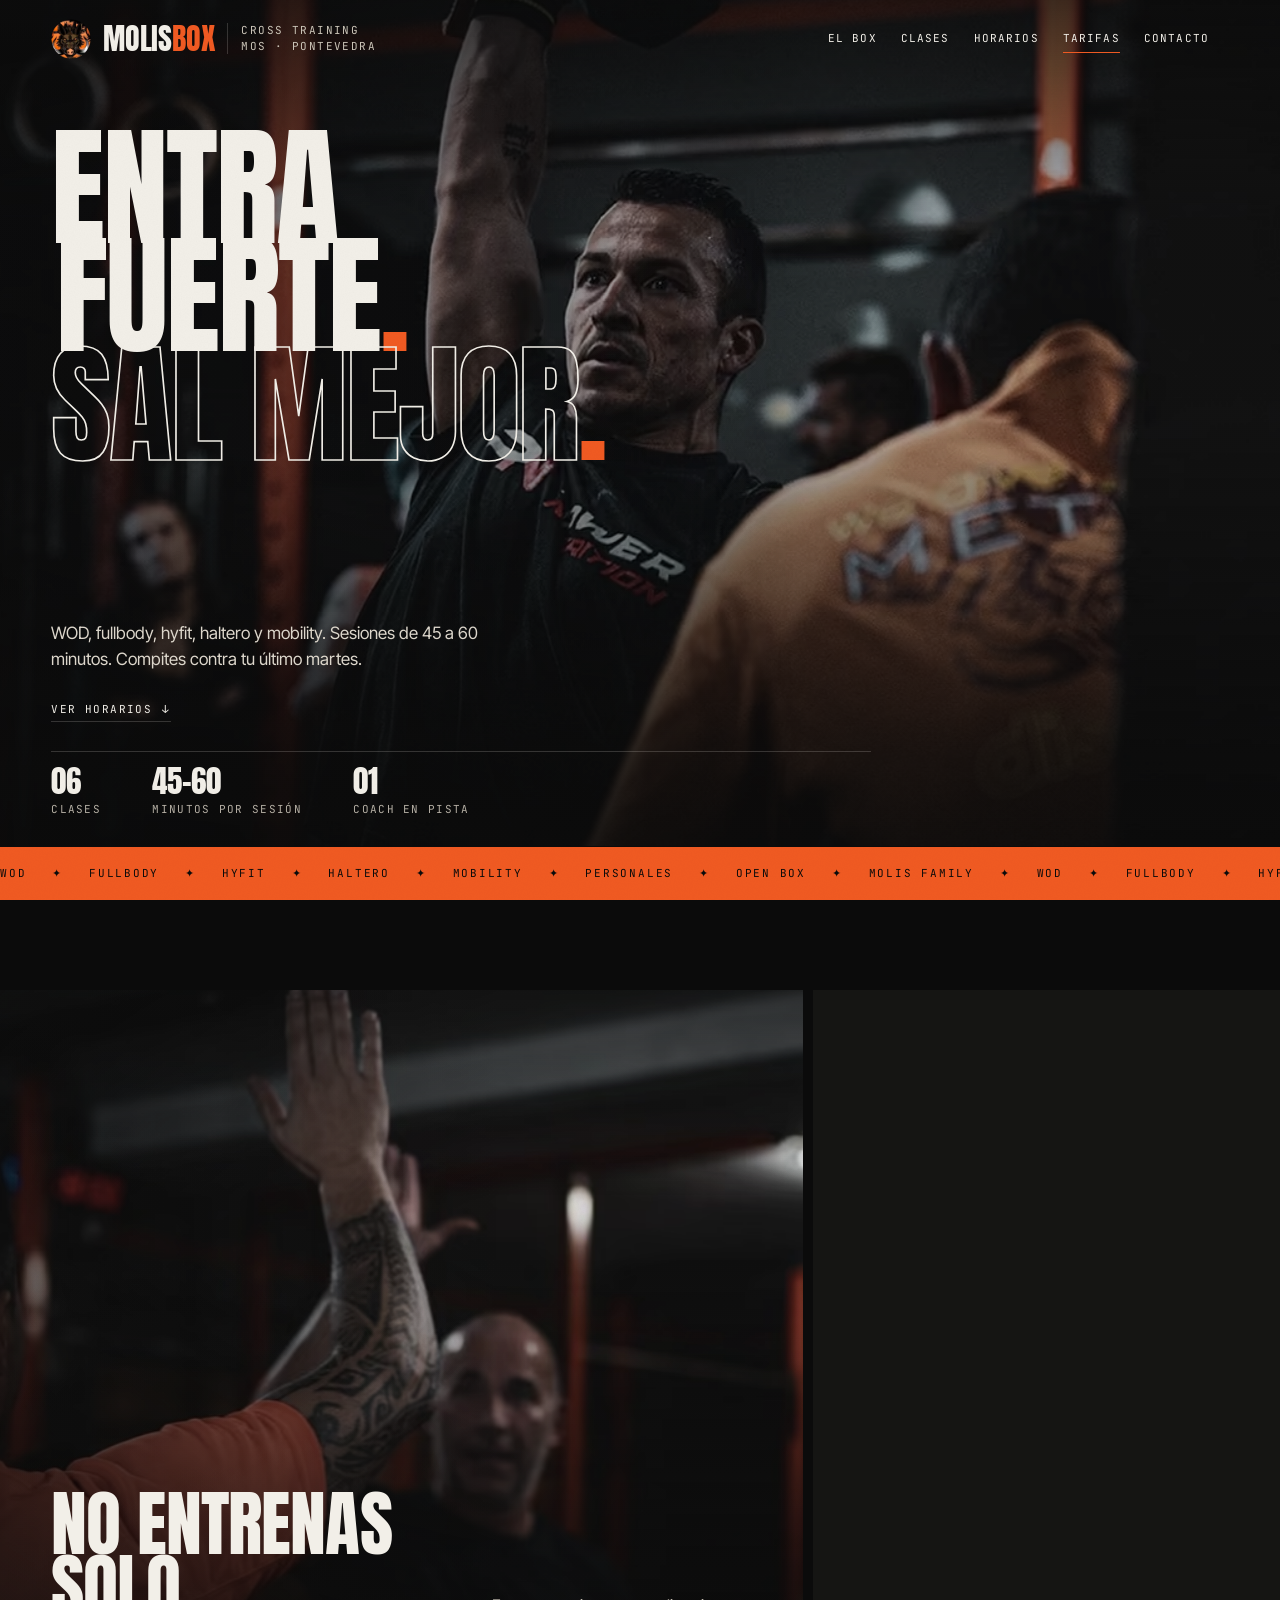
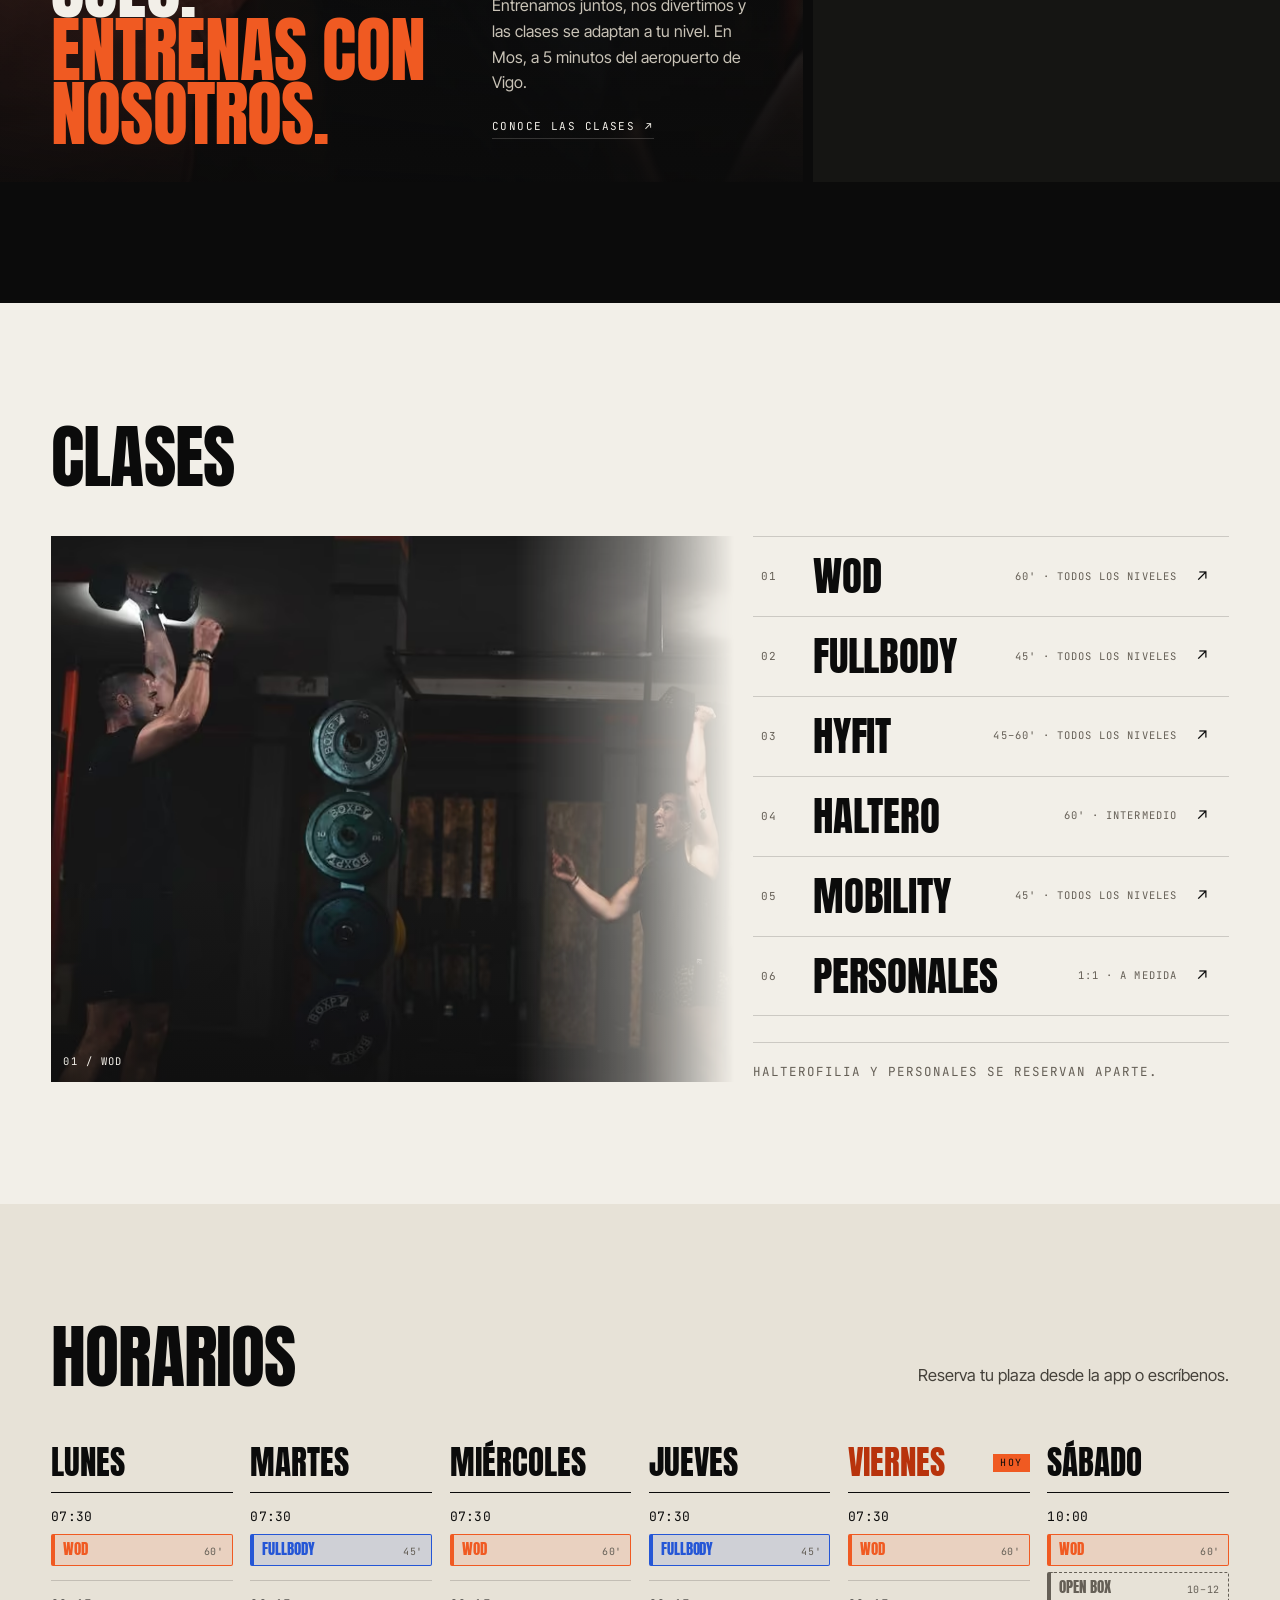
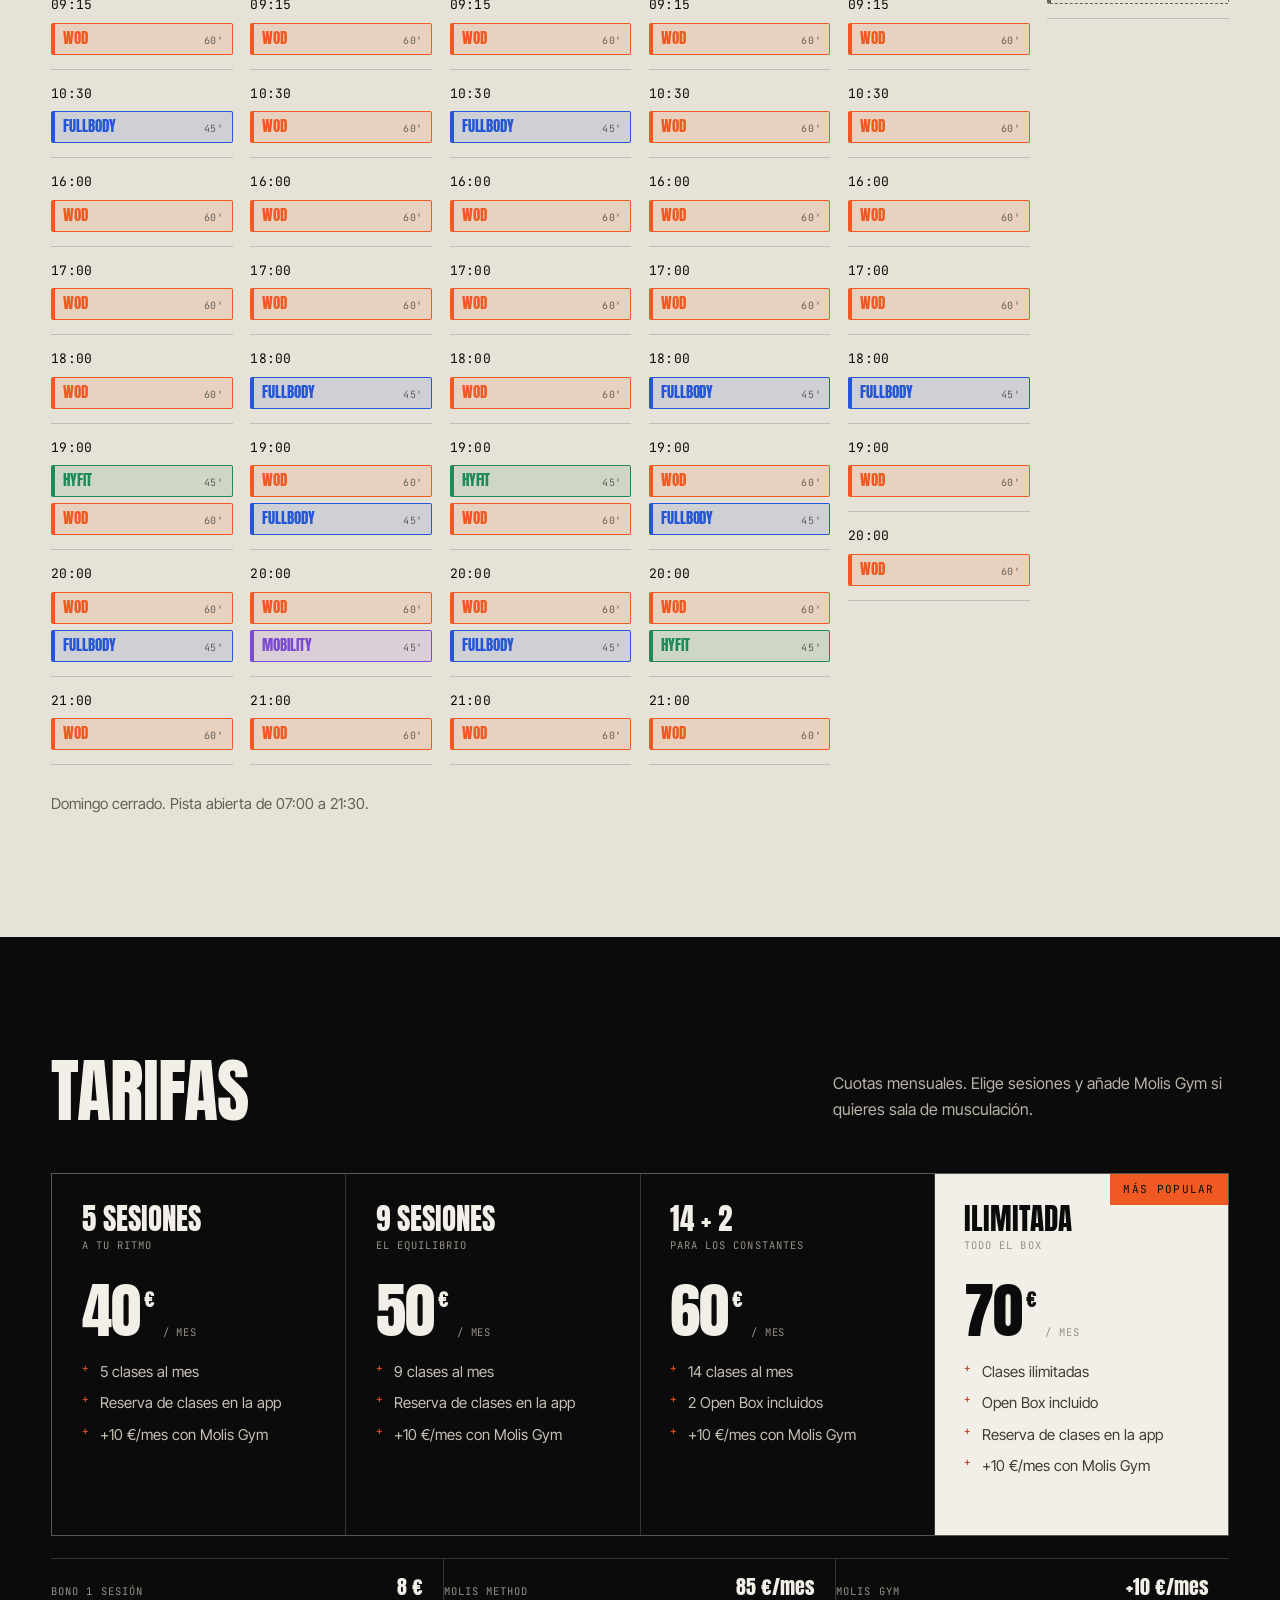
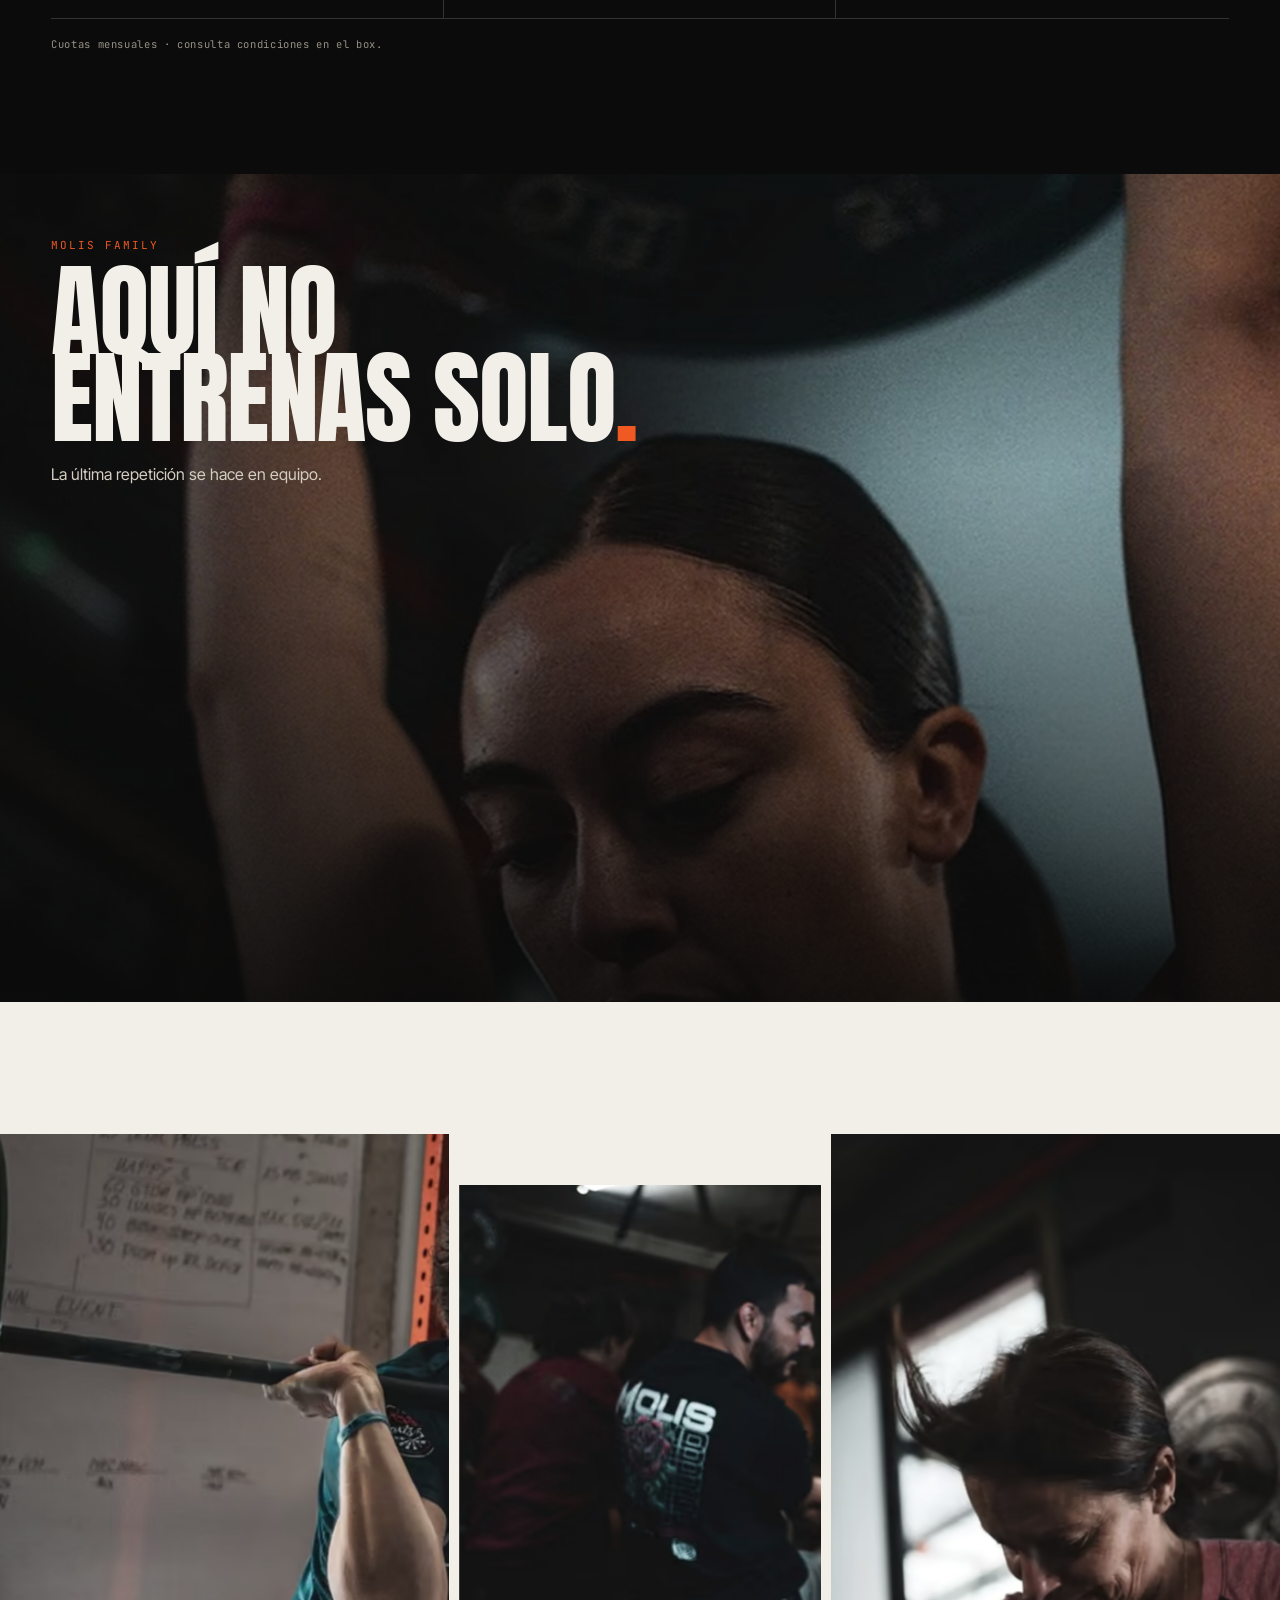
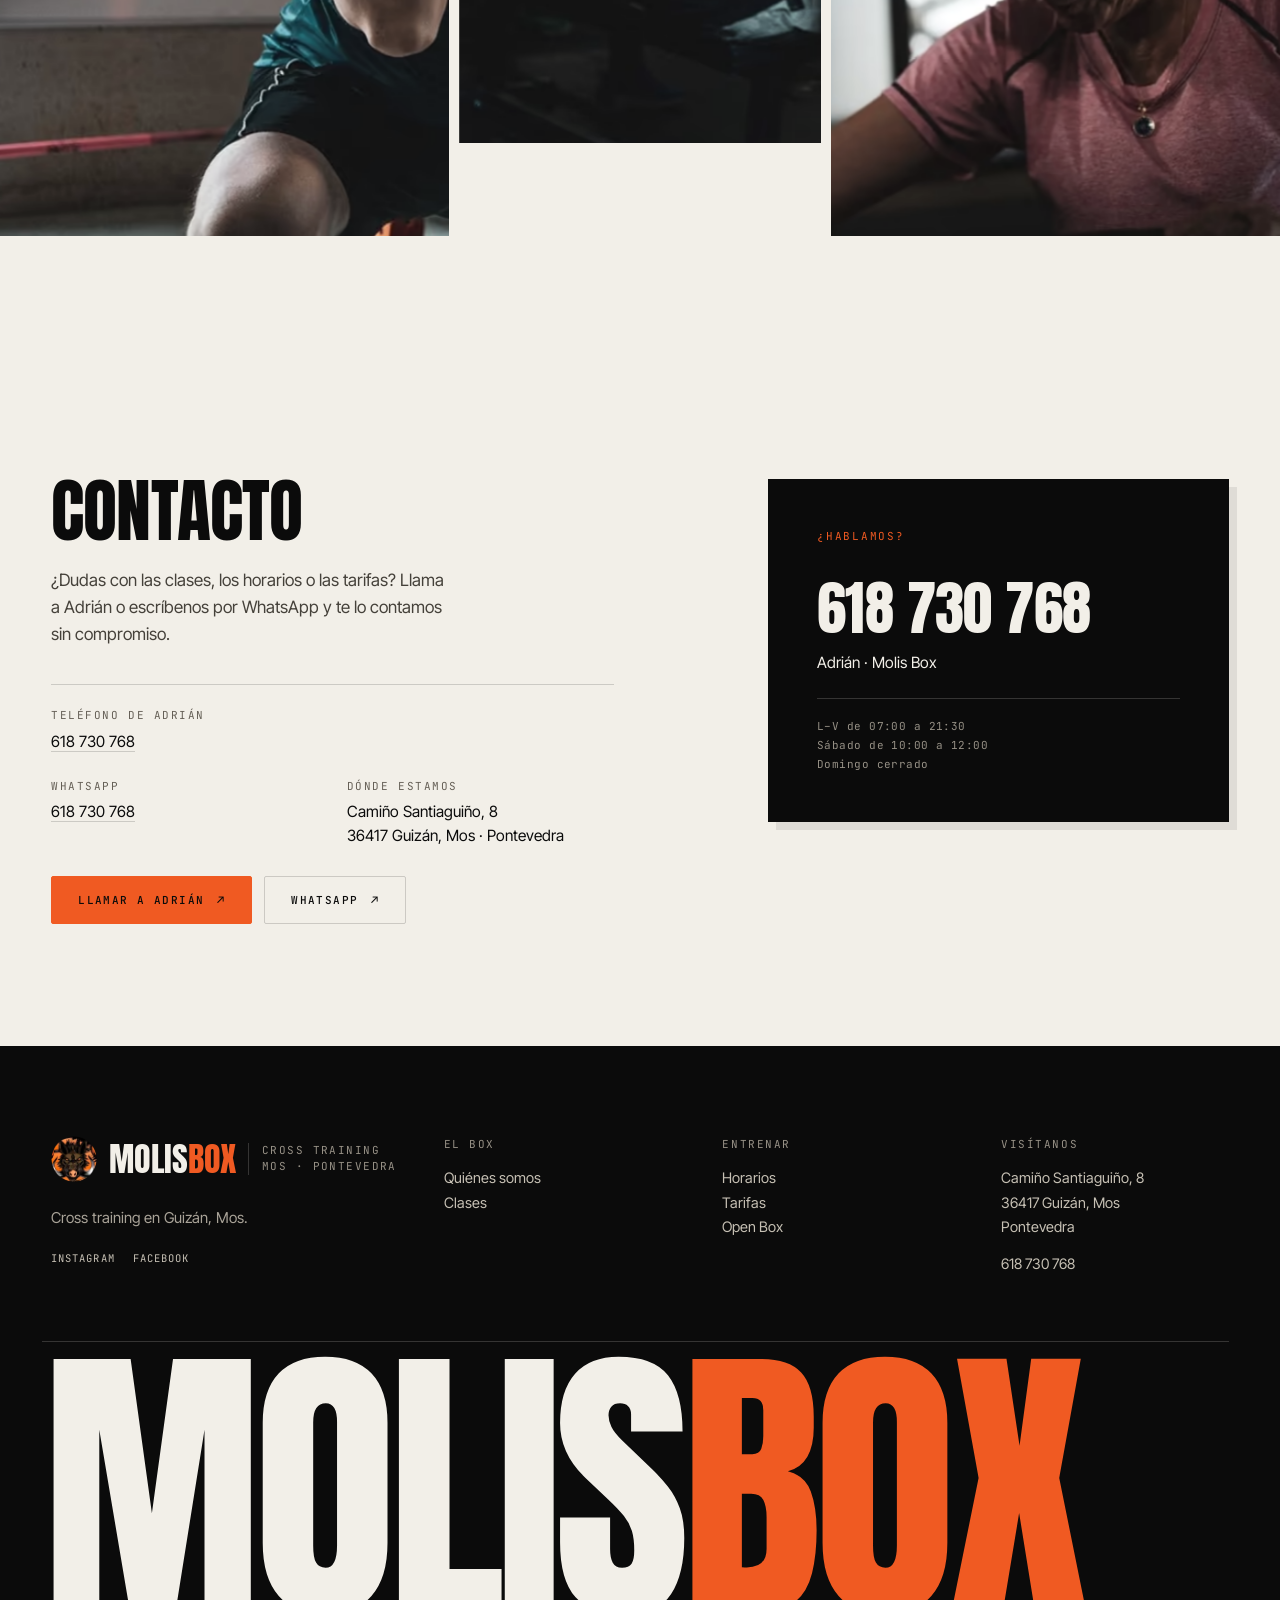
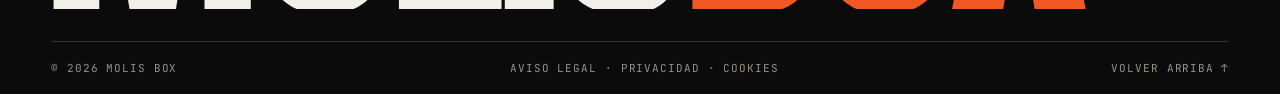
<file: index.html>
<!DOCTYPE html>
<html lang="es" class="no-js">
<head>
  <meta charset="utf-8">
  <meta name="viewport" content="width=device-width, initial-scale=1">
  <title>Molis Box · Cross Training en Mos, Pontevedra</title>
  <meta name="description" content="Box de cross training en Guizán, Mos (Pontevedra). WOD, Fullbody, Hyfit, Halterofilia, Mobility y entrenamiento personal.">
  <meta name="theme-color" content="#0b0b0b">
  <link rel="canonical" href="https://molisbox.com/">
  <!-- Open Graph -->
  <meta property="og:type" content="website">
  <meta property="og:site_name" content="Molis Box">
  <meta property="og:title" content="Molis Box · Cross Training en Mos, Pontevedra">
  <meta property="og:description" content="Entra fuerte. Sal mejor. WOD, Fullbody, Hyfit, Halterofilia y Mobility en Guizán, Mos.">
  <meta property="og:image" content="https://molisbox.com/assets/img/og.jpg">
  <meta property="og:image:width" content="1200">
  <meta property="og:image:height" content="630">
  <meta property="og:url" content="https://molisbox.com/">
  <meta property="og:locale" content="es_ES">
  <meta name="twitter:card" content="summary_large_image">
  <link rel="icon" type="image/png" href="assets/img/favicon.png">
  <link rel="apple-touch-icon" href="assets/img/apple-touch-icon.png">
  <link rel="preconnect" href="https://fonts.googleapis.com">
  <link rel="preconnect" href="https://fonts.gstatic.com" crossorigin>
  <link href="https://fonts.googleapis.com/css2?family=Anton&family=Inter+Tight:ital,wght@0,300..700;1,400&family=JetBrains+Mono:wght@400;500&display=swap" rel="stylesheet">
  <link rel="preload" as="image" type="image/avif" href="assets/img/hero-720.avif" imagesrcset="assets/img/hero-720.avif 720w, assets/img/hero.avif 1080w" imagesizes="100vw" fetchpriority="high">
  <link rel="stylesheet" href="assets/css/styles.css">
  <script>document.documentElement.classList.replace('no-js','js');</script>
  <script type="application/ld+json">
  {
    "@context": "https://schema.org",
    "@type": "ExerciseGym",
    "name": "Molis Box",
    "description": "Box de cross training en Guizán, Mos (Pontevedra). WOD, Fullbody, Hyfit, Halterofilia, Mobility, entrenamiento personal y sala de musculación.",
    "url": "https://molisbox.com/", "priceRange": "€", "telephone": "+34618730768",
    "address": { "@type": "PostalAddress", "streetAddress": "Camiño Santiaguiño, 8", "addressLocality": "Guizán, Mos", "addressRegion": "Pontevedra", "postalCode": "36417", "addressCountry": "ES" },
    "sameAs": ["https://www.instagram.com/molisbox/", "https://www.facebook.com/molisbox/"],
    "openingHoursSpecification": [
      { "@type": "OpeningHoursSpecification", "dayOfWeek": ["Monday","Tuesday","Wednesday","Thursday","Friday"], "opens": "07:00", "closes": "21:30" },
      { "@type": "OpeningHoursSpecification", "dayOfWeek": "Saturday", "opens": "10:00", "closes": "12:00" }
    ]
  }
  </script>
</head>
<body id="top">
  <div class="grain" aria-hidden="true"></div>
  <div class="progress" aria-hidden="true"><span id="progressBar"></span></div>
  <a class="skip-link" href="#main">Saltar al contenido</a>
  <!-- ============ HEADER ============ -->
  <header class="nav nav--hero" id="nav">
    <div class="nav__inner wrap">
      <a class="logo" href="#top" aria-label="Molis Box — inicio">
        <img class="logo__mark" src="assets/img/logo-mark-96.webp" srcset="assets/img/logo-mark-96.webp 1x, assets/img/logo-mark-192.webp 2x" alt="" width="40" height="40">
        <span class="logo__word">Molis<span>Box</span></span>
        <span class="logo__tag">Cross training<br>Mos · Pontevedra</span>
      </a>
      <nav class="nav__links" aria-label="Navegación principal">
        <a href="#box">El box</a><a href="#clases">Clases</a><a href="#horarios">Horarios</a><a href="#precios">Tarifas</a><a href="#contacto">Contacto</a>
      </nav>
      <div class="nav__actions">
        <button class="burger" id="burger" aria-label="Abrir menú" aria-expanded="false" aria-controls="menu"><span></span><span></span></button>
      </div>
    </div>
  </header>
  <!-- ============ MOBILE MENU ============ -->
  <div class="menu" id="menu" aria-hidden="true" inert>
    <nav class="menu__links" aria-label="Menú móvil">
      <a href="#box"><span>01</span>El box</a>
      <a href="#clases"><span>02</span>Clases</a>
      <a href="#horarios"><span>03</span>Horarios</a>
      <a href="#precios"><span>04</span>Tarifas</a>
      <a href="#contacto"><span>05</span>Contacto</a>
    </nav>
    <div class="menu__foot"><span>Camiño Santiaguiño, 8 · Guizán, Mos</span></div>
  </div>
  <main id="main">
    <!-- ============ HERO ============ -->
    <section class="hero">
      <div class="hero__grid wrap">
        <div class="hero__head">
          <h1 class="hero__title">
            <span class="line">Entra</span>
            <span class="line">fuerte<span class="dot">.</span></span>
            <span class="line line--outline">Sal mejor<span class="dot">.</span></span>
          </h1>
        </div>
        <div class="hero__body">
          <p class="hero__lead">WOD, fullbody, hyfit, haltero y mobility. Sesiones de 45 a 60 minutos. Compites contra tu último martes.</p>
          <div class="hero__cta"><a class="link-arrow" href="#horarios">Ver horarios <span aria-hidden="true">↓</span></a></div>
          <dl class="hero__stats">
            <div><dt>Clases</dt><dd>06</dd></div><div><dt>Minutos por sesión</dt><dd>45–60</dd></div><div><dt>Coach en pista</dt><dd>01</dd></div>
          </dl>
        </div>
      </div>
      <figure class="hero__media parallax" data-parallax="0.16">
        <picture>
          <source type="image/avif" srcset="assets/img/hero-720.avif 720w, assets/img/hero.avif 1080w" sizes="100vw"><source type="image/webp" srcset="assets/img/hero-720.webp 720w, assets/img/hero.webp 1080w" sizes="100vw">
          <img src="assets/img/hero.jpg" srcset="assets/img/hero-720.jpg 720w, assets/img/hero.jpg 1080w" sizes="100vw" width="1080" height="1350" alt="Atleta de Molis Box levantando una mancuerna sobre la cabeza en la pista del box" fetchpriority="high">
        </picture>
      </figure>
      <div class="marquee" aria-hidden="true">
        <div class="marquee__track">
          <span>WOD <b>✦</b> Fullbody <b>✦</b> Hyfit <b>✦</b> Haltero <b>✦</b> Mobility <b>✦</b> Personales <b>✦</b> Open Box <b>✦</b> Molis Family <b>✦</b></span>
          <span>WOD <b>✦</b> Fullbody <b>✦</b> Hyfit <b>✦</b> Haltero <b>✦</b> Mobility <b>✦</b> Personales <b>✦</b> Open Box <b>✦</b> Molis Family <b>✦</b></span>
        </div>
      </div>
    </section>
    <!-- ============ MANIFESTO ============ -->
    <section class="section manifesto theme-dark" id="box">
      <div class="manifesto__stage">
        <figure class="manifesto__main parallax reveal" data-parallax="0.04">
          <picture>
            <source type="image/avif" srcset="assets/img/manifesto-a-720.avif 720w, assets/img/manifesto-a-1080.avif 1080w, assets/img/manifesto-a-1440.avif 1440w" sizes="(max-width: 900px) 100vw, 63vw"><source type="image/webp" srcset="assets/img/manifesto-a-720.webp 720w, assets/img/manifesto-a-1080.webp 1080w, assets/img/manifesto-a-1440.webp 1440w" sizes="(max-width: 900px) 100vw, 63vw">
            <img src="assets/img/manifesto-a-1440.jpg" srcset="assets/img/manifesto-a-720.jpg 720w, assets/img/manifesto-a-1080.jpg 1080w, assets/img/manifesto-a-1440.jpg 1440w" sizes="(max-width: 900px) 100vw, 63vw" width="1440" height="900" alt="Dos socios de Molis Box chocando las manos después de una clase" loading="lazy" decoding="async">
          </picture>
          <div class="manifesto__scrim" aria-hidden="true"></div>
          <div class="manifesto__overlay wrap">
            <h2 class="display manifesto__title reveal">No entrenas<br>solo.<br><em>Entrenas con</em><br><em>nosotros.</em></h2>
            <div class="manifesto__side reveal" style="--d:.12s">
              <p>Entrenamos juntos, nos divertimos y las clases se adaptan a tu nivel. En Mos, a 5 minutos del aeropuerto de Vigo.</p>
              <a class="link-arrow link-arrow--light" href="#clases">Conoce las clases <span aria-hidden="true">↗</span></a>
            </div>
          </div>
        </figure>
        <figure class="manifesto__inset parallax reveal" data-parallax="0.1" style="--d:.1s">
          <picture>
            <source type="image/avif" srcset="assets/img/disc-fullbody-360.avif 360w, assets/img/disc-fullbody-540.avif 540w, assets/img/disc-fullbody-720.avif 720w" sizes="(max-width: 900px) 100vw, 37vw"><source type="image/webp" srcset="assets/img/disc-fullbody-360.webp 360w, assets/img/disc-fullbody-540.webp 540w, assets/img/disc-fullbody-720.webp 720w" sizes="(max-width: 900px) 100vw, 37vw">
            <img src="assets/img/disc-fullbody-720.jpg" srcset="assets/img/disc-fullbody-360.jpg 360w, assets/img/disc-fullbody-540.jpg 540w, assets/img/disc-fullbody-720.jpg 720w" sizes="(max-width: 900px) 100vw, 37vw" width="720" height="900" alt="Socia de Molis Box levantando una mancuerna durante una clase de fullbody" loading="lazy" decoding="async">
          </picture>
        </figure>
      </div>
    </section>
    <!-- ============ CLASES ============ -->
    <section class="section classes" id="clases">
      <div class="wrap">
        <div class="classes__intro"><h2 class="display reveal">Clases</h2></div>
        <div class="classes__grid">
          <!-- Las fotos se generan desde data-img de cada fila (classes.js) -->
          <div class="classes__preview" id="classPreview" aria-hidden="true"><span class="classes__preview-label" id="previewLabel">01 / WOD</span></div>
          <div class="classes__right">
            <ul class="classes__list">
              <li><a class="class-row" href="#horarios" data-index="0" data-img="wod">
                <span class="class-row__num">01</span><span class="class-row__name">WOD</span><span class="class-row__meta">60' · Todos los niveles</span><span class="class-row__arrow" aria-hidden="true">↗</span></a></li>
              <li><a class="class-row" href="#horarios" data-index="1" data-img="fullbody">
                <span class="class-row__num">02</span><span class="class-row__name">Fullbody</span><span class="class-row__meta">45' · Todos los niveles</span><span class="class-row__arrow" aria-hidden="true">↗</span></a></li>
              <li><a class="class-row" href="#horarios" data-index="2" data-img="hyfit">
                <span class="class-row__num">03</span><span class="class-row__name">Hyfit</span><span class="class-row__meta">45–60' · Todos los niveles</span><span class="class-row__arrow" aria-hidden="true">↗</span></a></li>
              <li><a class="class-row" href="#horarios" data-index="3" data-img="haltero">
                <span class="class-row__num">04</span><span class="class-row__name">Haltero</span><span class="class-row__meta">60' · Intermedio</span><span class="class-row__arrow" aria-hidden="true">↗</span></a></li>
              <li><a class="class-row" href="#horarios" data-index="4" data-img="mobility">
                <span class="class-row__num">05</span><span class="class-row__name">Mobility</span><span class="class-row__meta">45' · Todos los niveles</span><span class="class-row__arrow" aria-hidden="true">↗</span></a></li>
              <li><a class="class-row" href="#precios" data-index="5" data-img="personal">
                <span class="class-row__num">06</span><span class="class-row__name">Personales</span><span class="class-row__meta">1:1 · A medida</span><span class="class-row__arrow" aria-hidden="true">↗</span></a></li>
            </ul>
            <div class="classes__foot"><p>Halterofilia y personales se reservan aparte.</p></div>
          </div>
        </div>
      </div>
    </section>
    <!-- ============ HORARIOS ============ -->
    <section class="section schedule" id="horarios">
      <div class="wrap">
        <div class="schedule__top">
          <h2 class="display reveal">Horarios</h2>
          <div class="schedule__intro reveal" style="--d:.08s"><p>Reserva tu plaza desde la app o escríbenos.</p></div>
        </div>
        <div class="schedule__week" id="schedulePanel" role="region" aria-label="Horario semanal" tabindex="0">
          <noscript><p class="slot__empty">Activa JavaScript para consultar el horario completo.</p></noscript>
        </div>
        <div class="schedule__foot"><p>Domingo cerrado. Pista abierta de 07:00 a 21:30.</p></div>
      </div>
    </section>
    <!-- ============ PRECIOS ============ -->
    <section class="section pricing theme-dark" id="precios">
      <div class="wrap">
        <div class="pricing__top">
          <h2 class="display reveal">Tarifas</h2>
          <p class="pricing__intro reveal" style="--d:.08s">Cuotas mensuales. Elige sesiones y añade Molis Gym si quieres sala de musculación.</p>
        </div>
        <div class="plans">
          <article class="plan reveal">
            <div class="plan__head"><h3>5 sesiones</h3><p>A tu ritmo</p></div>
            <p class="price"><span>40</span><sup>€</sup><small>/ mes</small></p>
            <ul><li>5 clases al mes</li><li>Reserva de clases en la app</li><li>+10 €/mes con Molis Gym</li></ul>
          </article>
          <article class="plan reveal" style="--d:.06s">
            <div class="plan__head"><h3>9 sesiones</h3><p>El equilibrio</p></div>
            <p class="price"><span>50</span><sup>€</sup><small>/ mes</small></p>
            <ul><li>9 clases al mes</li><li>Reserva de clases en la app</li><li>+10 €/mes con Molis Gym</li></ul>
          </article>
          <article class="plan reveal" style="--d:.12s">
            <div class="plan__head"><h3>14 + 2</h3><p>Para los constantes</p></div>
            <p class="price"><span>60</span><sup>€</sup><small>/ mes</small></p>
            <ul><li>14 clases al mes</li><li>2 Open Box incluidos</li><li>+10 €/mes con Molis Gym</li></ul>
          </article>
          <article class="plan plan--featured reveal" style="--d:.18s">
            <span class="plan__badge">Más popular</span>
            <div class="plan__head"><h3>Ilimitada</h3><p>Todo el box</p></div>
            <p class="price"><span>70</span><sup>€</sup><small>/ mes</small></p>
            <ul><li>Clases ilimitadas</li><li>Open Box incluido</li><li>Reserva de clases en la app</li><li>+10 €/mes con Molis Gym</li></ul>
          </article>
        </div>
        <ul class="extras">
          <li><span>Bono 1 sesión</span><strong>8 €</strong></li><li><span>Molis Method</span><strong>85 €/mes</strong></li><li><span>Molis Gym</span><strong>+10 €/mes</strong></li>
        </ul>
        <p class="pricing__note">Cuotas mensuales · consulta condiciones en el box.</p>
      </div>
    </section>
    <!-- ============ BAND ============ -->
    <section class="band" aria-labelledby="bandTitle">
      <div class="band__media parallax" data-parallax="0.3">
        <picture>
          <source media="(max-width: 900px)" type="image/avif" srcset="assets/img/disc-personal-360.avif 360w, assets/img/disc-personal-540.avif 540w, assets/img/disc-personal-720.avif 720w" sizes="100vw"><source media="(max-width: 900px)" type="image/webp" srcset="assets/img/disc-personal-360.webp 360w, assets/img/disc-personal-540.webp 540w, assets/img/disc-personal-720.webp 720w" sizes="100vw"><source media="(max-width: 900px)" type="image/jpeg" srcset="assets/img/disc-personal-360.jpg 360w, assets/img/disc-personal-540.jpg 540w, assets/img/disc-personal-720.jpg 720w" sizes="100vw">
          <source type="image/avif" srcset="assets/img/band-800.avif 800w, assets/img/band-1200.avif 1200w, assets/img/band-1600.avif 1600w" sizes="100vw"><source type="image/webp" srcset="assets/img/band-800.webp 800w, assets/img/band-1200.webp 1200w, assets/img/band-1600.webp 1600w" sizes="100vw">
          <img src="assets/img/band-1600.jpg" srcset="assets/img/band-800.jpg 800w, assets/img/band-1200.jpg 1200w, assets/img/band-1600.jpg 1600w" sizes="100vw" width="1600" height="900" alt="Socios de Molis Box entrenando en el box" loading="lazy" decoding="async">
        </picture>
      </div>
      <div class="band__scrim" aria-hidden="true"></div>
      <div class="wrap band__inner">
        <p class="band__kicker">Molis Family</p><h2 class="band__title" id="bandTitle">Aquí no<br>entrenas solo<span>.</span></h2><p class="band__copy">La última repetición se hace en equipo.</p>
      </div>
    </section>
    <!-- ============ GALERÍA ============ -->
    <section class="section live">
      <div class="gallery">
        <figure class="gallery__item gallery__item--tall parallax reveal">
          <picture>
            <source type="image/avif" srcset="assets/img/gallery-a-360.avif 360w, assets/img/gallery-a-540.avif 540w, assets/img/gallery-a-720.avif 720w" sizes="(max-width: 900px) 84vw, 36vw"><source type="image/webp" srcset="assets/img/gallery-a-360.webp 360w, assets/img/gallery-a-540.webp 540w, assets/img/gallery-a-720.webp 720w" sizes="(max-width: 900px) 84vw, 36vw">
            <img src="assets/img/gallery-a-720.jpg" srcset="assets/img/gallery-a-360.jpg 360w, assets/img/gallery-a-540.jpg 540w, assets/img/gallery-a-720.jpg 720w" sizes="(max-width: 900px) 84vw, 36vw" width="720" height="900" alt="Socio de Molis Box con una barra en la zona de fuerza" loading="lazy" decoding="async">
          </picture>
        </figure>
        <figure class="gallery__item parallax reveal" data-parallax="0.18" style="--d:.08s">
          <picture>
            <source type="image/avif" srcset="assets/img/gallery-b-360.avif 360w, assets/img/gallery-b-540.avif 540w, assets/img/gallery-b-720.avif 720w" sizes="(max-width: 900px) 84vw, 36vw"><source type="image/webp" srcset="assets/img/gallery-b-360.webp 360w, assets/img/gallery-b-540.webp 540w, assets/img/gallery-b-720.webp 720w" sizes="(max-width: 900px) 84vw, 36vw">
            <img src="assets/img/gallery-b-720.jpg" srcset="assets/img/gallery-b-360.jpg 360w, assets/img/gallery-b-540.jpg 540w, assets/img/gallery-b-720.jpg 720w" sizes="(max-width: 900px) 84vw, 36vw" width="720" height="900" alt="Dos socios de Molis Box conversando después de entrenar" loading="lazy" decoding="async">
          </picture>
        </figure>
        <figure class="gallery__item gallery__item--tall parallax reveal" data-parallax="0.24" style="--d:.16s">
          <picture>
            <source type="image/avif" srcset="assets/img/gallery-c-360.avif 360w, assets/img/gallery-c-540.avif 540w, assets/img/gallery-c-720.avif 720w" sizes="(max-width: 900px) 84vw, 36vw"><source type="image/webp" srcset="assets/img/gallery-c-360.webp 360w, assets/img/gallery-c-540.webp 540w, assets/img/gallery-c-720.webp 720w" sizes="(max-width: 900px) 84vw, 36vw">
            <img src="assets/img/gallery-c-720.jpg" srcset="assets/img/gallery-c-360.jpg 360w, assets/img/gallery-c-540.jpg 540w, assets/img/gallery-c-720.jpg 720w" sizes="(max-width: 900px) 84vw, 36vw" width="720" height="900" alt="Socia de Molis Box levantando una barra sobre la cabeza" loading="lazy" decoding="async">
          </picture>
        </figure>
      </div>
    </section>
    <!-- ============ CONTACTO ============ -->
    <section class="section contact" id="contacto">
      <div class="wrap contact__grid">
        <div class="contact__copy">
          <h2 class="display reveal">Contacto</h2>
          <p class="contact__lead reveal">¿Dudas con las clases, los horarios o las tarifas? Llama a Adrián o escríbenos por WhatsApp y te lo contamos sin compromiso.</p>
          <dl class="contact__info reveal">
            <div>
              <dt>Teléfono de Adrián</dt>
              <dd><a href="tel:+34618730768">618 730 768</a></dd>
            </div>
            <div>
              <dt>WhatsApp</dt>
              <dd><a href="https://wa.me/34618730768" target="_blank" rel="noopener">618 730 768</a></dd>
            </div>
            <div>
              <dt>Dónde estamos</dt>
              <dd>Camiño Santiaguiño, 8<br>36417 Guizán, Mos · Pontevedra</dd>
            </div>
          </dl>
          <div class="contact__actions reveal" style="--d:.1s">
            <a class="btn btn--accent" href="tel:+34618730768">Llamar a Adrián <span class="btn__arrow" aria-hidden="true">↗</span></a>
            <a class="btn btn--ghost" href="https://wa.me/34618730768" target="_blank" rel="noopener">WhatsApp <span class="btn__arrow" aria-hidden="true">↗</span></a>
          </div>
        </div>
        <aside class="contact__card reveal" style="--d:.12s" aria-label="Teléfono de contacto">
          <p class="contact__card-kicker">¿Hablamos?</p>
          <a class="contact__phone" href="tel:+34618730768">618 730 768</a>
          <p class="contact__card-name">Adrián · Molis Box</p>
          <p class="contact__card-note">L–V de 07:00 a 21:30<br>Sábado de 10:00 a 12:00<br>Domingo cerrado</p>
        </aside>
      </div>
    </section>
  </main>
  <!-- ============ FOOTER ============ -->
  <footer class="footer">
    <div class="wrap">
      <div class="footer__top">
        <div class="footer__brand">
          <a class="logo logo--footer" href="#top" aria-label="Molis Box — inicio">
            <img class="logo__mark" src="assets/img/logo-mark-96.webp" srcset="assets/img/logo-mark-96.webp 1x, assets/img/logo-mark-192.webp 2x" alt="" width="44" height="44">
            <span class="logo__word">Molis<span>Box</span></span>
            <span class="logo__tag">Cross training<br>Mos · Pontevedra</span>
          </a>
          <p>Cross training en Guizán, Mos.</p>
          <div class="footer__social">
            <a href="https://www.instagram.com/molisbox/" target="_blank" rel="noopener">Instagram</a>
            <a href="https://www.facebook.com/molisbox/" target="_blank" rel="noopener">Facebook</a>
          </div>
        </div>
        <nav class="footer__col" aria-label="El box">
          <h4>El box</h4>
          <a href="#box">Quiénes somos</a>
          <a href="#clases">Clases</a>
        </nav>
        <nav class="footer__col" aria-label="Entrenar">
          <h4>Entrenar</h4>
          <a href="#horarios">Horarios</a>
          <a href="#precios">Tarifas</a>
          <a href="#horarios">Open Box</a>
        </nav>
        <div class="footer__col">
          <h4>Visítanos</h4>
          <p>Camiño Santiaguiño, 8<br>36417 Guizán, Mos<br>Pontevedra</p>
          <p><a href="tel:+34618730768">618 730 768</a></p>
        </div>
      </div>
      <div class="footer__word" aria-hidden="true">Molis<span>Box</span></div>
      <div class="footer__bottom">
        <span>© <span id="year">2026</span> Molis Box</span>
        <span class="footer__legal"><a href="privacidad.html#aviso">Aviso legal</a> · <a href="privacidad.html#privacidad">Privacidad</a> · <a href="privacidad.html#cookies">Cookies</a></span><a href="#top" class="footer__up">Volver arriba <span aria-hidden="true">↑</span></a>
      </div>
    </div>
  </footer>
  <script type="module" src="assets/js/app.js"></script>
</body>
</html>
</file>
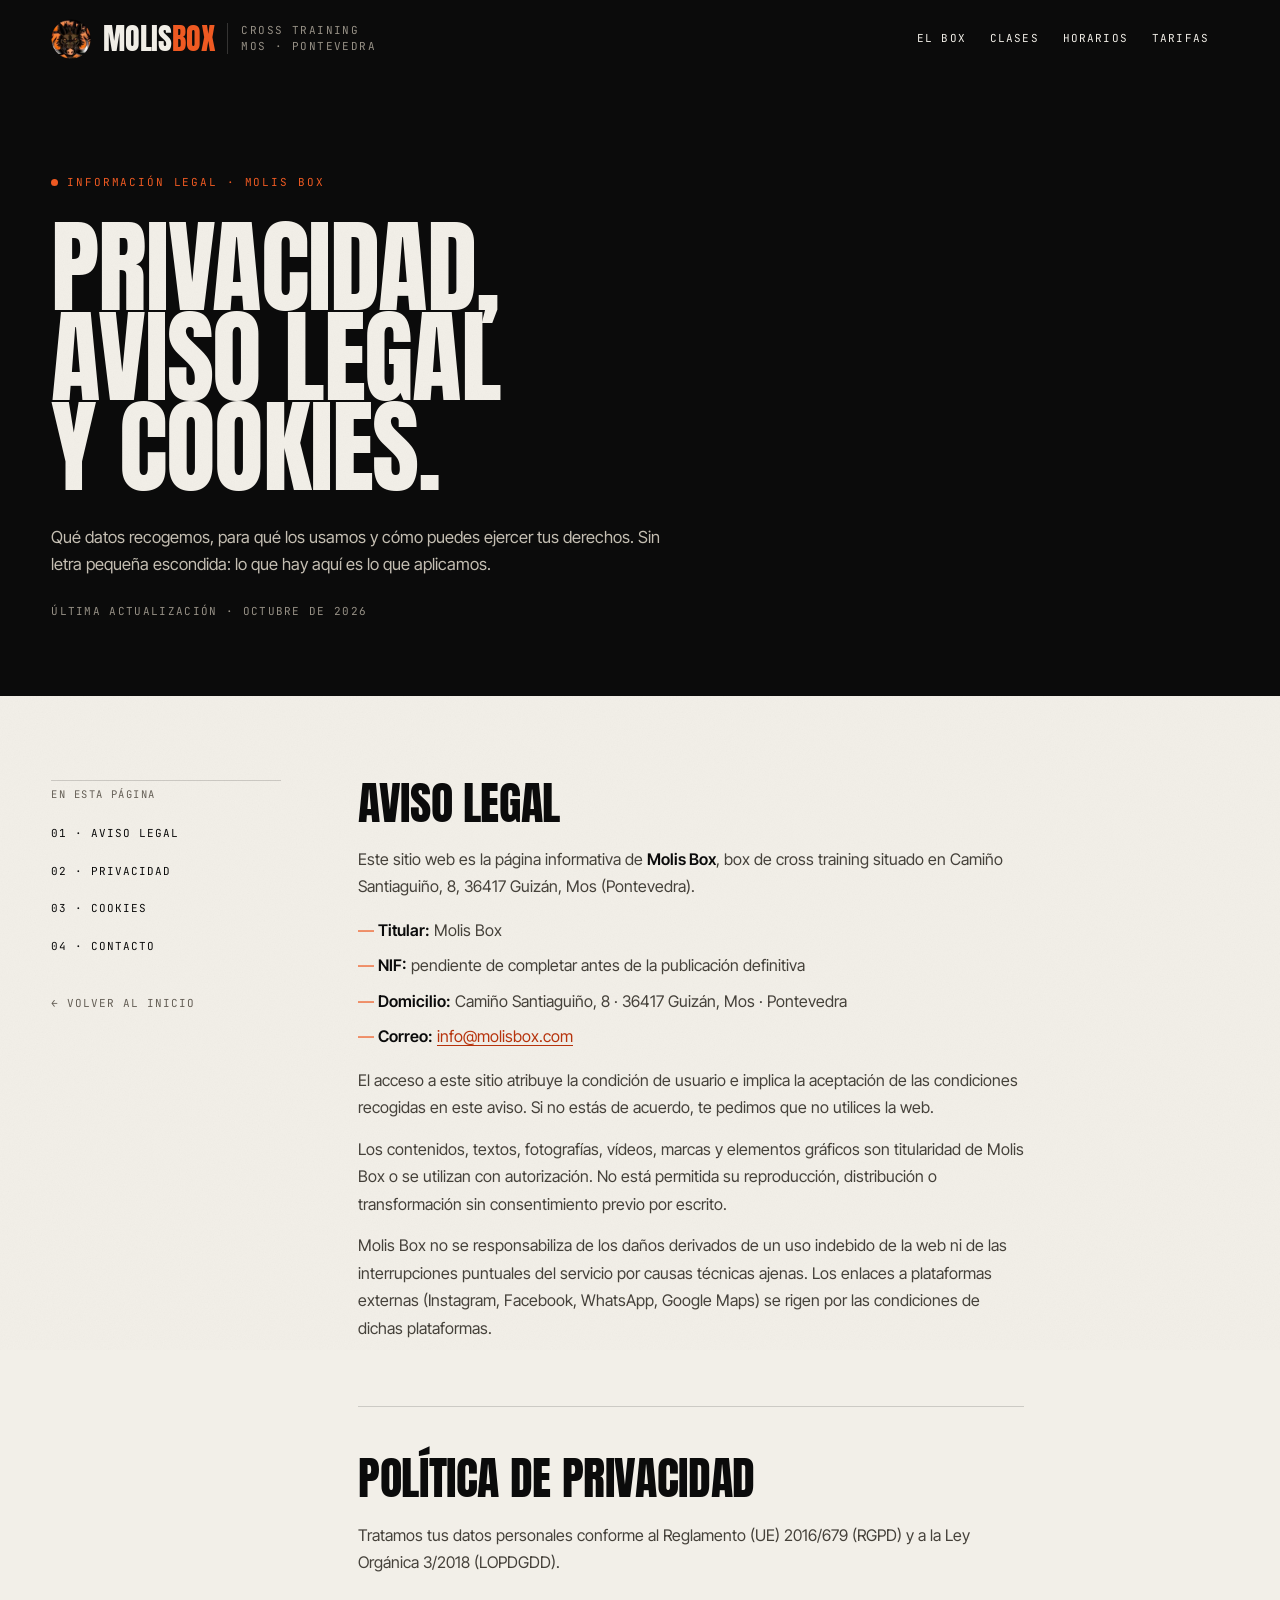
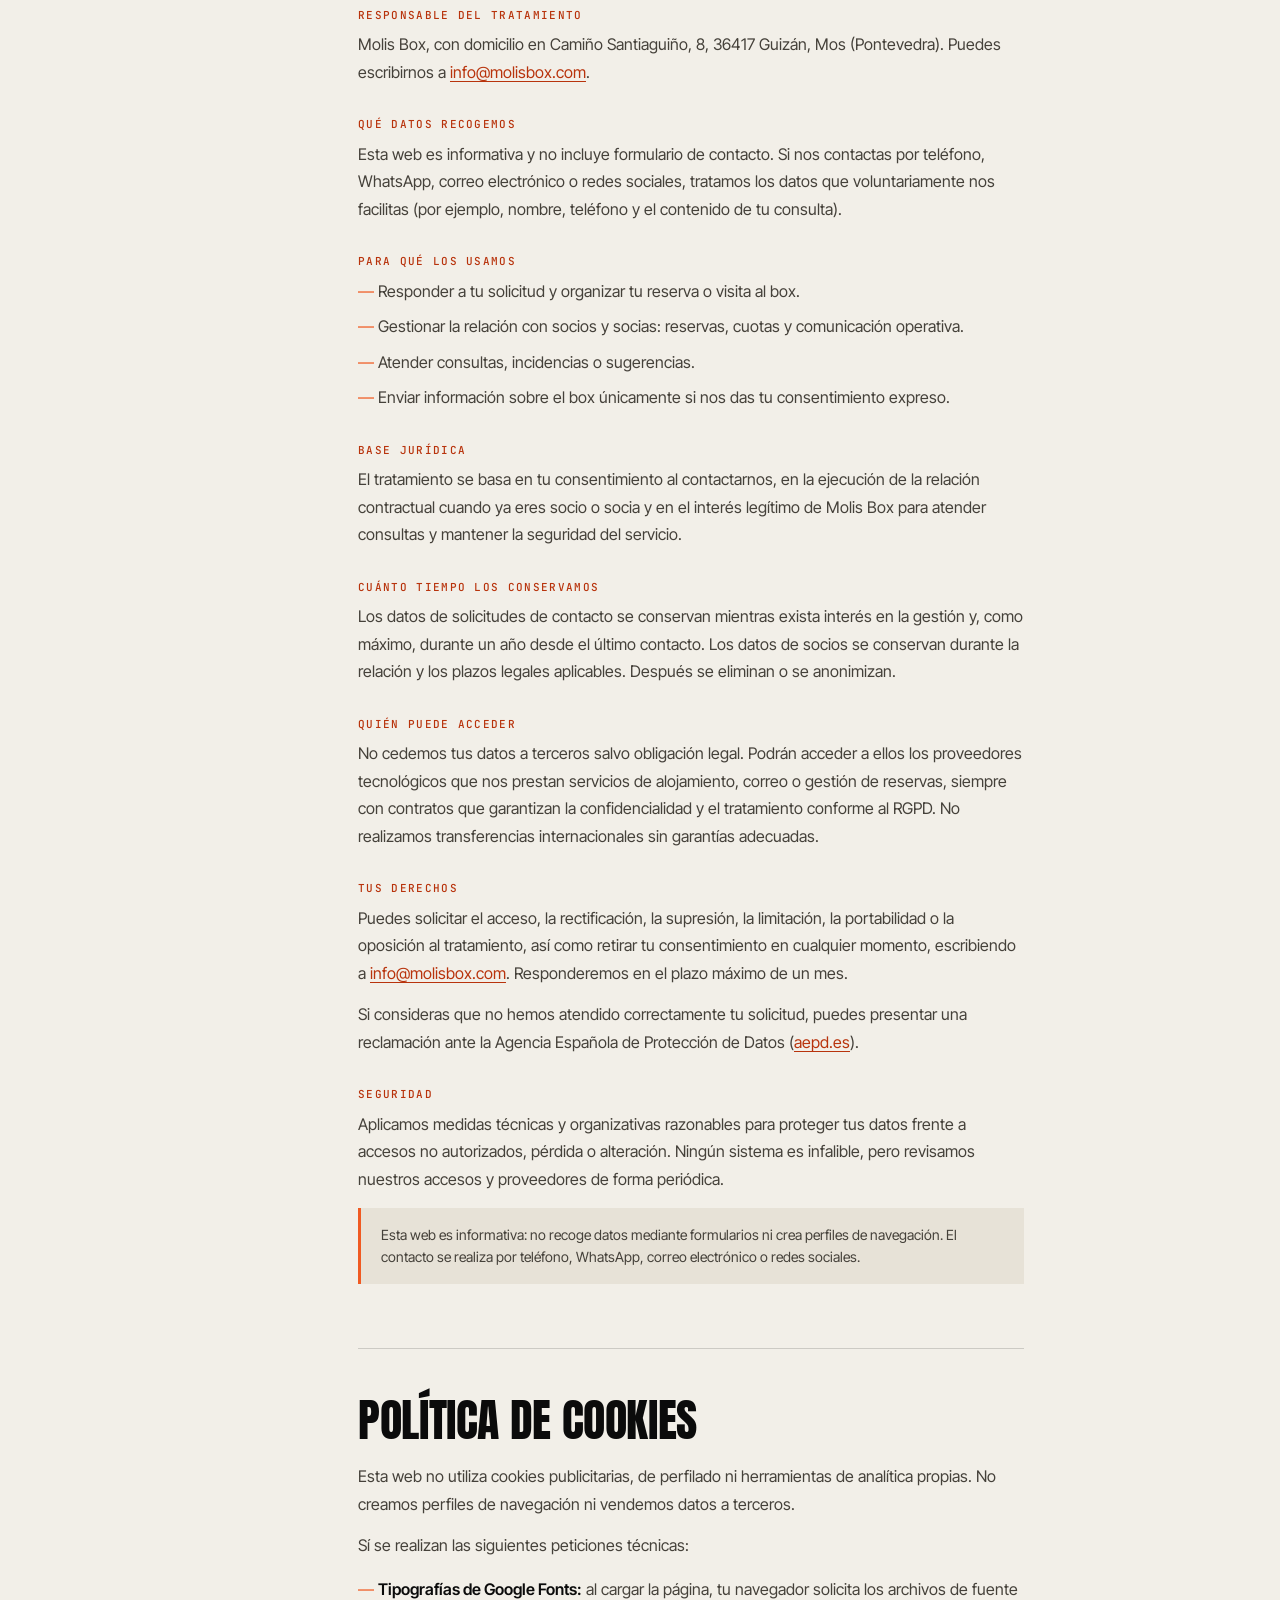
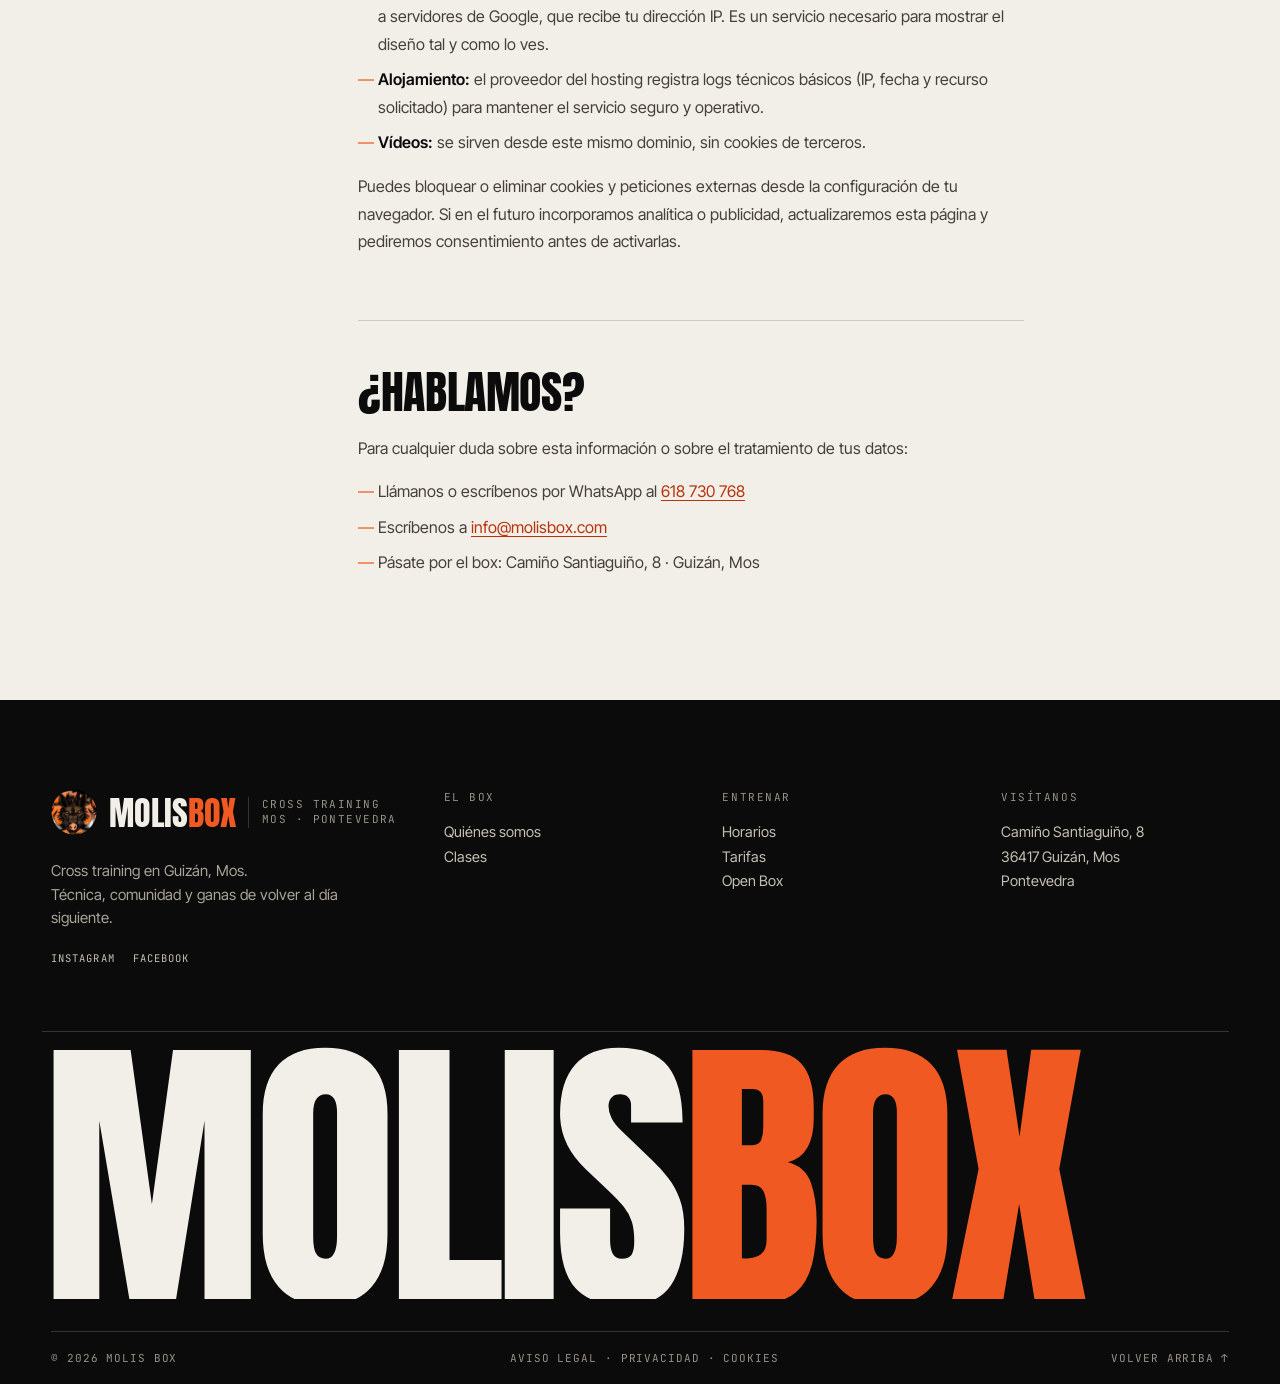
<file: privacidad.html>
<!DOCTYPE html>
<html lang="es" class="no-js">
<head>
  <meta charset="utf-8">
  <meta name="viewport" content="width=device-width, initial-scale=1">
  <title>Privacidad y aviso legal · Molis Box</title>
  <meta name="description" content="Aviso legal, política de privacidad y cookies de Molis Box, box de cross training en Guizán, Mos (Pontevedra).">
  <meta name="theme-color" content="#0b0b0b">
  <meta name="robots" content="noindex, follow">
  <link rel="canonical" href="https://molisbox.com/privacidad.html">

  <meta property="og:type" content="website">
  <meta property="og:site_name" content="Molis Box">
  <meta property="og:title" content="Privacidad y aviso legal · Molis Box">
  <meta property="og:description" content="Aviso legal, política de privacidad y cookies de Molis Box.">
  <meta property="og:image" content="https://molisbox.com/assets/img/og.jpg">
  <meta property="og:url" content="https://molisbox.com/privacidad.html">
  <meta property="og:locale" content="es_ES">

  <link rel="icon" type="image/png" href="assets/img/favicon.png">
  <link rel="apple-touch-icon" href="assets/img/apple-touch-icon.png">

  <link rel="preconnect" href="https://fonts.googleapis.com">
  <link rel="preconnect" href="https://fonts.gstatic.com" crossorigin>
  <link href="https://fonts.googleapis.com/css2?family=Anton&family=Inter+Tight:ital,wght@0,300..700;1,400&family=JetBrains+Mono:wght@400;500&display=swap" rel="stylesheet">
  <link rel="stylesheet" href="assets/css/styles.css">
  <script>document.documentElement.classList.replace('no-js','js');</script>
</head>
<body id="top">

  <div class="grain" aria-hidden="true"></div>
  <div class="progress" aria-hidden="true"><span id="progressBar"></span></div>

  <a class="skip-link" href="#main">Saltar al contenido</a>

  <!-- ============ HEADER ============ -->
  <header class="nav nav--light" id="nav">
    <div class="nav__inner wrap">
      <a class="logo" href="index.html" aria-label="Molis Box — inicio">
        <img class="logo__mark" src="assets/img/logo-mark-96.webp" srcset="assets/img/logo-mark-96.webp 1x, assets/img/logo-mark-192.webp 2x" alt="" width="40" height="40">
        <span class="logo__word">Molis<span>Box</span></span>
        <span class="logo__tag">Cross training<br>Mos · Pontevedra</span>
      </a>

      <nav class="nav__links" aria-label="Navegación principal">
        <a href="index.html#box">El box</a>
        <a href="index.html#clases">Clases</a>
        <a href="index.html#horarios">Horarios</a>
        <a href="index.html#precios">Tarifas</a>
      </nav>

      <div class="nav__actions">
        <button class="burger" id="burger" aria-label="Abrir menú" aria-expanded="false" aria-controls="menu">
          <span></span><span></span>
        </button>
      </div>
    </div>
  </header>

  <!-- ============ MOBILE MENU ============ -->
  <div class="menu" id="menu" aria-hidden="true" inert>
    <nav class="menu__links" aria-label="Menú móvil">
      <a href="index.html#box"><span>01</span>El box</a>
      <a href="index.html#clases"><span>02</span>Clases</a>
      <a href="index.html#horarios"><span>03</span>Horarios</a>
      <a href="index.html#precios"><span>04</span>Tarifas</a>
    </nav>
    <div class="menu__foot">
      <span>Camiño Santiaguiño, 8 · Guizán, Mos</span>
    </div>
  </div>

  <main id="main">

    <!-- ============ LEGAL HERO ============ -->
    <section class="legal-hero">
      <div class="wrap">
        <p class="eyebrow eyebrow--accent"><span class="eyebrow__dot"></span>Información legal · Molis Box</p>
        <h1>Privacidad,<br>aviso legal<br>y cookies.</h1>
        <p class="legal-hero__lead">Qué datos recogemos, para qué los usamos y cómo puedes ejercer tus derechos. Sin letra pequeña escondida: lo que hay aquí es lo que aplicamos.</p>
        <p class="legal-meta">Última actualización · octubre de 2026</p>
      </div>
    </section>

    <section class="legal-body">
      <div class="wrap legal-layout">

        <nav class="legal-toc" aria-label="Contenido legal">
          <span class="legal-toc__title">En esta página</span>
          <a href="#aviso">01 · Aviso legal</a>
          <a href="#privacidad">02 · Privacidad</a>
          <a href="#cookies">03 · Cookies</a>
          <a href="#contacto-legal">04 · Contacto</a>
          <a class="legal-toc__back" href="index.html">← Volver al inicio</a>
        </nav>

        <div class="legal-prose">

          <section id="aviso" class="legal-section">
            <h2>Aviso legal</h2>
            <p>Este sitio web es la página informativa de <strong>Molis Box</strong>, box de cross training situado en Camiño Santiaguiño, 8, 36417 Guizán, Mos (Pontevedra).</p>
            <ul>
              <li><strong>Titular:</strong> Molis Box</li>
              <li><strong>NIF:</strong> pendiente de completar antes de la publicación definitiva</li>
              <li><strong>Domicilio:</strong> Camiño Santiaguiño, 8 · 36417 Guizán, Mos · Pontevedra</li>
              <li><strong>Correo:</strong> <a href="mailto:info@molisbox.com">info@molisbox.com</a></li>
            </ul>
            <p>El acceso a este sitio atribuye la condición de usuario e implica la aceptación de las condiciones recogidas en este aviso. Si no estás de acuerdo, te pedimos que no utilices la web.</p>
            <p>Los contenidos, textos, fotografías, vídeos, marcas y elementos gráficos son titularidad de Molis Box o se utilizan con autorización. No está permitida su reproducción, distribución o transformación sin consentimiento previo por escrito.</p>
            <p>Molis Box no se responsabiliza de los daños derivados de un uso indebido de la web ni de las interrupciones puntuales del servicio por causas técnicas ajenas. Los enlaces a plataformas externas (Instagram, Facebook, WhatsApp, Google Maps) se rigen por las condiciones de dichas plataformas.</p>
          </section>

          <section id="privacidad" class="legal-section">
            <h2>Política de privacidad</h2>
            <p>Tratamos tus datos personales conforme al Reglamento (UE) 2016/679 (RGPD) y a la Ley Orgánica 3/2018 (LOPDGDD).</p>

            <h3>Responsable del tratamiento</h3>
            <p>Molis Box, con domicilio en Camiño Santiaguiño, 8, 36417 Guizán, Mos (Pontevedra). Puedes escribirnos a <a href="mailto:info@molisbox.com">info@molisbox.com</a>.</p>

            <h3>Qué datos recogemos</h3>
            <p>Esta web es informativa y no incluye formulario de contacto. Si nos contactas por teléfono, WhatsApp, correo electrónico o redes sociales, tratamos los datos que voluntariamente nos facilitas (por ejemplo, nombre, teléfono y el contenido de tu consulta).</p>

            <h3>Para qué los usamos</h3>
            <ul>
              <li>Responder a tu solicitud y organizar tu reserva o visita al box.</li>
              <li>Gestionar la relación con socios y socias: reservas, cuotas y comunicación operativa.</li>
              <li>Atender consultas, incidencias o sugerencias.</li>
              <li>Enviar información sobre el box únicamente si nos das tu consentimiento expreso.</li>
            </ul>

            <h3>Base jurídica</h3>
            <p>El tratamiento se basa en tu consentimiento al contactarnos, en la ejecución de la relación contractual cuando ya eres socio o socia y en el interés legítimo de Molis Box para atender consultas y mantener la seguridad del servicio.</p>

            <h3>Cuánto tiempo los conservamos</h3>
            <p>Los datos de solicitudes de contacto se conservan mientras exista interés en la gestión y, como máximo, durante un año desde el último contacto. Los datos de socios se conservan durante la relación y los plazos legales aplicables. Después se eliminan o se anonimizan.</p>

            <h3>Quién puede acceder</h3>
            <p>No cedemos tus datos a terceros salvo obligación legal. Podrán acceder a ellos los proveedores tecnológicos que nos prestan servicios de alojamiento, correo o gestión de reservas, siempre con contratos que garantizan la confidencialidad y el tratamiento conforme al RGPD. No realizamos transferencias internacionales sin garantías adecuadas.</p>

            <h3>Tus derechos</h3>
            <p>Puedes solicitar el acceso, la rectificación, la supresión, la limitación, la portabilidad o la oposición al tratamiento, así como retirar tu consentimiento en cualquier momento, escribiendo a <a href="mailto:info@molisbox.com">info@molisbox.com</a>. Responderemos en el plazo máximo de un mes.</p>
            <p>Si consideras que no hemos atendido correctamente tu solicitud, puedes presentar una reclamación ante la Agencia Española de Protección de Datos (<a href="https://www.aepd.es" target="_blank" rel="noopener">aepd.es</a>).</p>

            <h3>Seguridad</h3>
            <p>Aplicamos medidas técnicas y organizativas razonables para proteger tus datos frente a accesos no autorizados, pérdida o alteración. Ningún sistema es infalible, pero revisamos nuestros accesos y proveedores de forma periódica.</p>

            <p class="legal-note">Esta web es informativa: no recoge datos mediante formularios ni crea perfiles de navegación. El contacto se realiza por teléfono, WhatsApp, correo electrónico o redes sociales.</p>
          </section>

          <section id="cookies" class="legal-section">
            <h2>Política de cookies</h2>
            <p>Esta web no utiliza cookies publicitarias, de perfilado ni herramientas de analítica propias. No creamos perfiles de navegación ni vendemos datos a terceros.</p>
            <p>Sí se realizan las siguientes peticiones técnicas:</p>
            <ul>
              <li><strong>Tipografías de Google Fonts:</strong> al cargar la página, tu navegador solicita los archivos de fuente a servidores de Google, que recibe tu dirección IP. Es un servicio necesario para mostrar el diseño tal y como lo ves.</li>
              <li><strong>Alojamiento:</strong> el proveedor del hosting registra logs técnicos básicos (IP, fecha y recurso solicitado) para mantener el servicio seguro y operativo.</li>
              <li><strong>Vídeos:</strong> se sirven desde este mismo dominio, sin cookies de terceros.</li>
            </ul>
            <p>Puedes bloquear o eliminar cookies y peticiones externas desde la configuración de tu navegador. Si en el futuro incorporamos analítica o publicidad, actualizaremos esta página y pediremos consentimiento antes de activarlas.</p>
          </section>

          <section id="contacto-legal" class="legal-section">
            <h2>¿Hablamos?</h2>
            <p>Para cualquier duda sobre esta información o sobre el tratamiento de tus datos:</p>
            <ul>
              <li>Llámanos o escríbenos por WhatsApp al <a href="tel:+34618730768">618 730 768</a></li>
              <li>Escríbenos a <a href="mailto:info@molisbox.com">info@molisbox.com</a></li>
              <li>Pásate por el box: Camiño Santiaguiño, 8 · Guizán, Mos</li>
            </ul>
          </section>

        </div>
      </div>
    </section>
  </main>

  <!-- ============ FOOTER ============ -->
  <footer class="footer">
    <div class="wrap">
      <div class="footer__top">
        <div class="footer__brand">
          <a class="logo logo--footer" href="index.html" aria-label="Molis Box — inicio">
            <img class="logo__mark" src="assets/img/logo-mark-96.webp" srcset="assets/img/logo-mark-96.webp 1x, assets/img/logo-mark-192.webp 2x" alt="" width="44" height="44">
            <span class="logo__word">Molis<span>Box</span></span>
            <span class="logo__tag">Cross training<br>Mos · Pontevedra</span>
          </a>
          <p>Cross training en Guizán, Mos.<br>Técnica, comunidad y ganas de volver al día siguiente.</p>
          <div class="footer__social">
            <a href="https://www.instagram.com/molisbox/" target="_blank" rel="noopener">Instagram</a>
            <a href="https://www.facebook.com/molisbox/" target="_blank" rel="noopener">Facebook</a>
          </div>
        </div>

        <nav class="footer__col" aria-label="El box">
          <h4>El box</h4>
          <a href="index.html#box">Quiénes somos</a>
          <a href="index.html#clases">Clases</a>
        </nav>

        <nav class="footer__col" aria-label="Entrenar">
          <h4>Entrenar</h4>
          <a href="index.html#horarios">Horarios</a>
          <a href="index.html#precios">Tarifas</a>
          <a href="index.html#horarios">Open Box</a>
        </nav>

        <div class="footer__col">
          <h4>Visítanos</h4>
          <p>Camiño Santiaguiño, 8<br>36417 Guizán, Mos<br>Pontevedra</p>
        </div>
      </div>

      <div class="footer__word" aria-hidden="true">Molis<span>Box</span></div>

      <div class="footer__bottom">
        <span>© <span id="year">2026</span> Molis Box</span>
        <span class="footer__legal"><a href="#aviso">Aviso legal</a> · <a href="#privacidad">Privacidad</a> · <a href="#cookies">Cookies</a></span>
        <a href="#top" class="footer__up">Volver arriba <span aria-hidden="true">↑</span></a>
      </div>
    </div>
  </footer>

  <script type="module" src="assets/js/app.js"></script>
</body>
</html>
</file>
<file: assets/css/styles.css>
/* =========================================================
   MOLIS BOX · sistema visual
   Índice de módulos. El orden importa: es el orden de cascada.
   ========================================================= */

@import url("base.css");        /* tokens, reset, tipografía, botones */
@import url("nav.css");         /* navegación, menú móvil y parallax */
@import url("hero.css");        /* hero y marquesina */
@import url("manifesto.css");   /* manifiesto */
@import url("classes.css");     /* clases */
@import url("schedule.css");    /* horarios */
@import url("pricing.css");     /* tarifas */
@import url("band.css");        /* banda a sangre */
@import url("live.css");        /* reels y galería */
@import url("contact.css");     /* contacto */
@import url("footer.css");      /* footer y CTA móvil */
@import url("legal.css");       /* páginas legales */
@import url("motion.css");      /* reveals */
@import url("responsive.css");  /* media queries y motion reducido */
</file>
